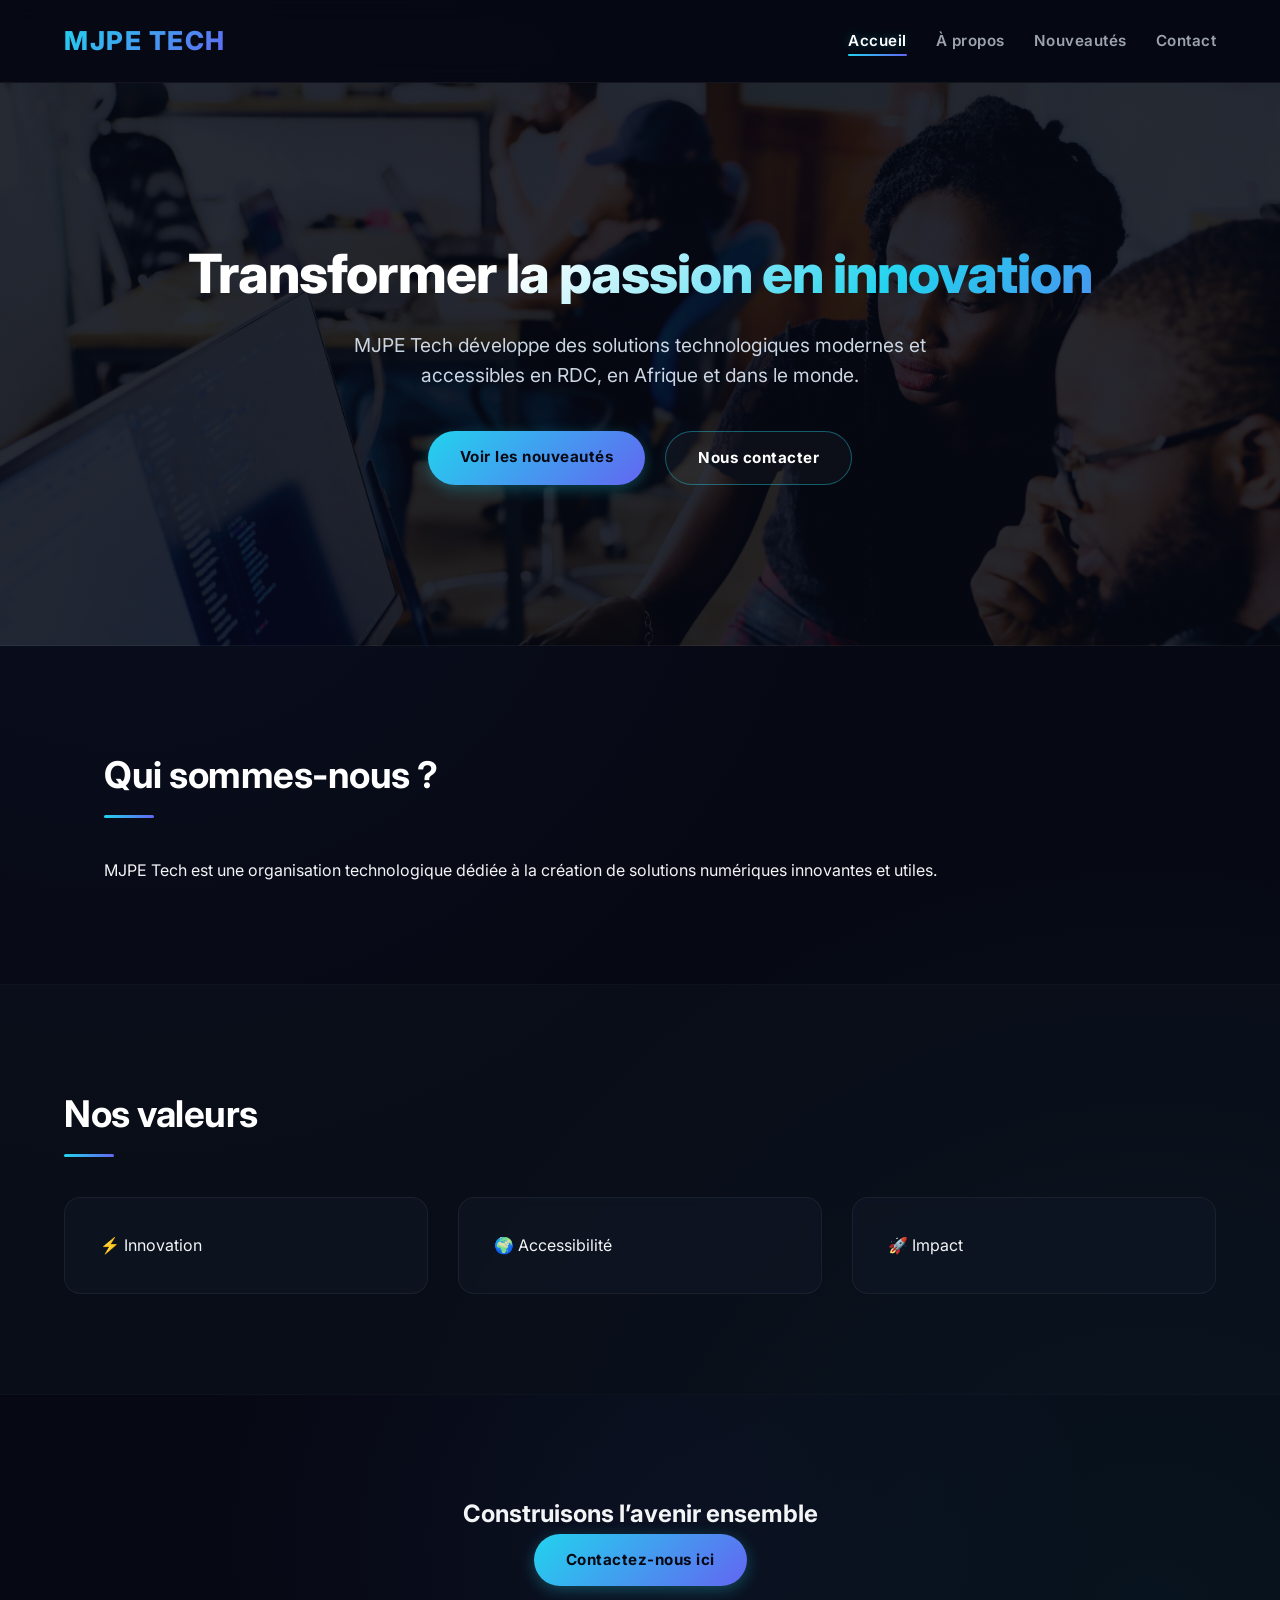
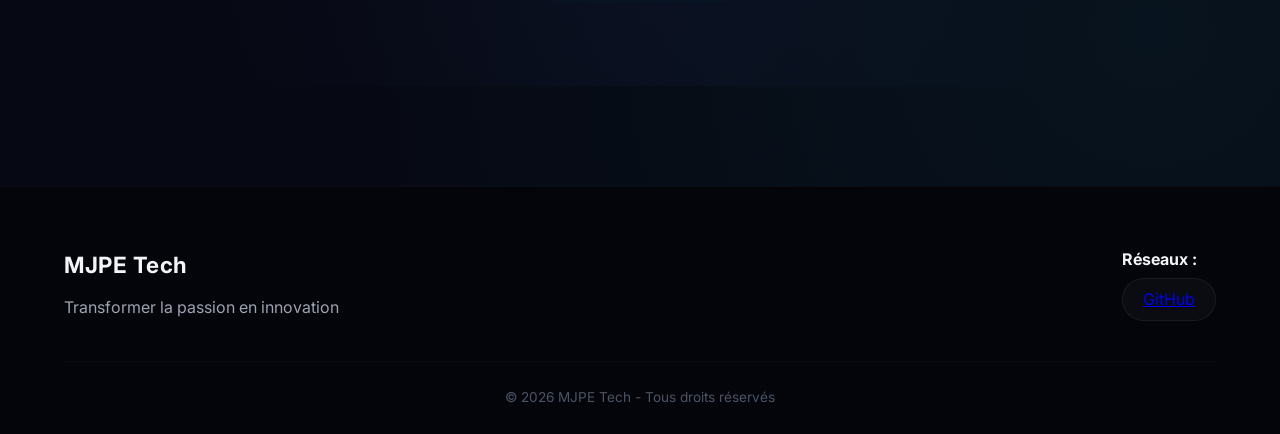
<file: index.html>
<!doctype html>
<html lang="fr">
  <head>
    <meta charset="UTF-8" />
    <meta name="viewport" content="width=device-width, initial-scale=1.0" />
    <title>MJPE Tech - Accueil</title>

    <link rel="stylesheet" href="assets/css/style.css" />

    <link rel="preconnect" href="https://fonts.googleapis.com" />
    <link rel="preconnect" href="https://fonts.gstatic.com" crossorigin />
    <link
      href="https://fonts.googleapis.com/css2?family=Inter:wght@300;400;600;700&display=swap"
      rel="stylesheet"
    />
  </head>

  <body>
    <header class="header">
      <div class="logo">MJPE Tech</div>

      <button class="menu-toggle" aria-label="Ouvrir le menu">
        <span class="bar"></span>
        <span class="bar"></span>
        <span class="bar"></span>
      </button>

      <nav class="nav">
        <a href="index.html" class="active">Accueil</a>
        <a href="about.html">À propos</a>
        <a href="news.html">Nouveautés</a>
        <a href="contact.html">Contact</a>
      </nav>
    </header>

    <section class="hero">
      <h1>Transformer la passion en innovation</h1>
      <p>
        MJPE Tech développe des solutions technologiques modernes et accessibles
        en RDC, en Afrique et dans le monde.
      </p>
      <div class="hero-buttons">
        <a href="news.html" class="btn primary">Voir les nouveautés</a>
        <a href="contact.html" class="btn secondary">Nous contacter</a>
      </div>
    </section>

    <section class="section">
      <h2>Qui sommes-nous ?</h2>
      <p>
        MJPE Tech est une organisation technologique dédiée à la création de
        solutions numériques innovantes et utiles.
      </p>
    </section>

    <section class="section values">
      <h2>Nos valeurs</h2>
      <div class="grid">
        <div class="card">⚡ Innovation</div>
        <div class="card">🌍 Accessibilité</div>
        <div class="card">🚀 Impact</div>
      </div>
    </section>

    <section class="cta">
      <h2>Construisons l’avenir ensemble</h2>
      <a href="contact.html" class="btn primary">Contactez-nous ici</a>
    </section>

    <footer class="footer">
      <div class="footer-content">
        <div class="footer-brand">
          <h3>MJPE Tech</h3>
          <p>Transformer la passion en innovation</p>
        </div>
        <div class="footer-socials">
          <p><strong>Réseaux :</strong></p>
          <a
            href="https://github.com/MJPE-ELIA"
            target="_blank"
            class="github-link"
            >GitHub</a
          >
        </div>
      </div>
      <p class="copyright">© 2026 MJPE Tech - Tous droits réservés</p>
    </footer>

    <script src="assets/js/main.js"></script>
  </body>
</html>
</file>
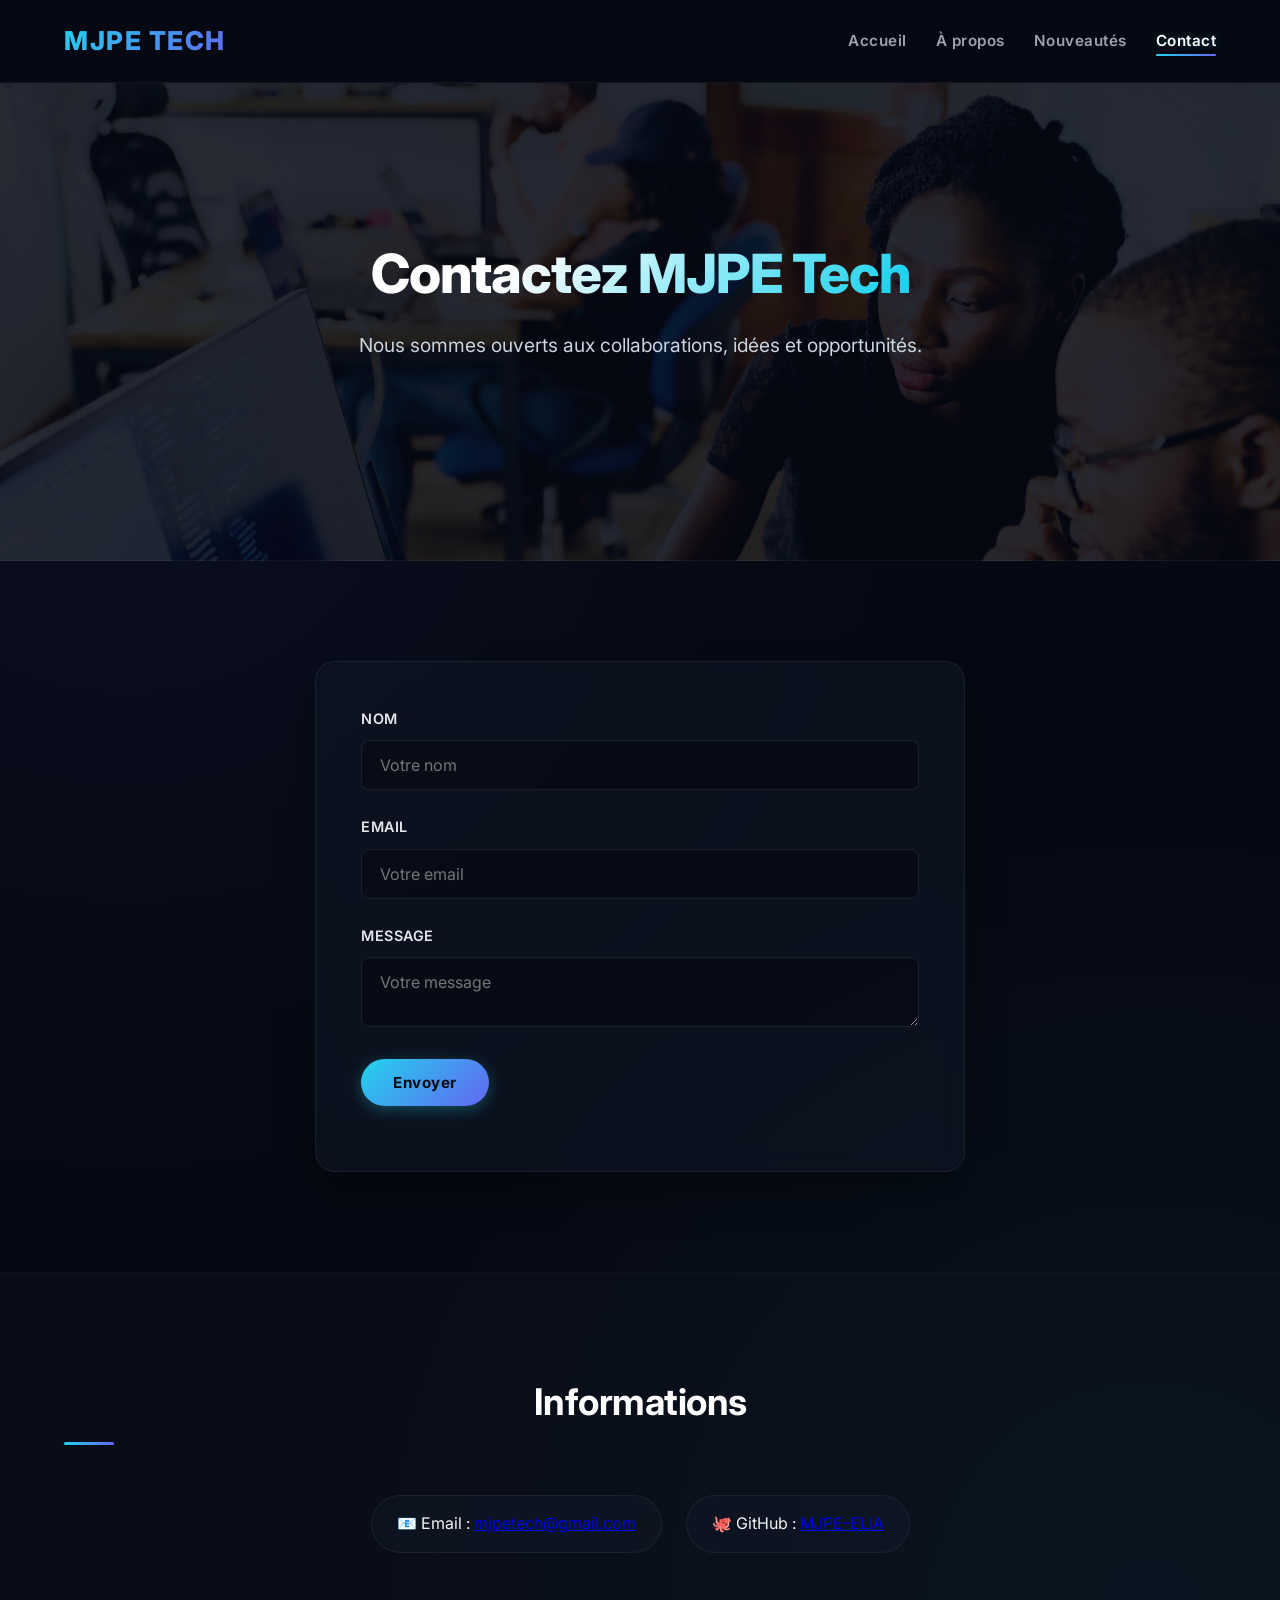
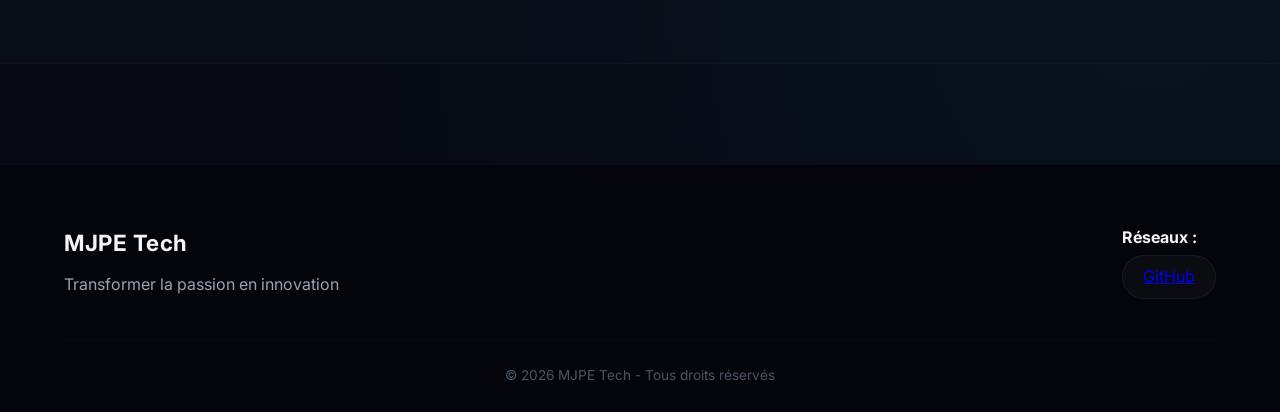
<file: contact.html>
<!doctype html>
<html lang="fr">
  <head>
    <meta charset="UTF-8" />
    <meta name="viewport" content="width=device-width, initial-scale=1.0" />
    <title>Contact - MJPE Tech</title>

    <link rel="stylesheet" href="assets/css/style.css" />

    <link rel="preconnect" href="https://fonts.googleapis.com" />
    <link rel="preconnect" href="https://fonts.gstatic.com" crossorigin />
    <link
      href="https://fonts.googleapis.com/css2?family=Inter:wght@300;400;600;700&display=swap"
      rel="stylesheet"
    />
  </head>

  <body>
    <header class="header">
      <div class="logo">MJPE Tech</div>

      <button class="menu-toggle" aria-label="Ouvrir le menu">
        <span class="bar"></span>
        <span class="bar"></span>
        <span class="bar"></span>
      </button>

      <nav class="nav">
        <a href="index.html">Accueil</a>
        <a href="about.html">À propos</a>
        <a href="news.html">Nouveautés</a>
        <a href="contact.html" class="active">Contact</a>
      </nav>
    </header>

    <section class="hero">
      <h1>Contactez MJPE Tech</h1>
      <p>Nous sommes ouverts aux collaborations, idées et opportunités.</p>
    </section>

    <section class="section">
      <div class="form-container">
        <form
          class="contact-form"
          action="https://formspree.io/f/xjgqygwq"
          method="POST"
        >
          <div class="form-group">
            <label for="name">Nom</label>
            <input
              type="text"
              id="name"
              name="name"
              placeholder="Votre nom"
              required
            />
          </div>

          <div class="form-group">
            <label for="email">Email</label>
            <input
              type="email"
              id="email"
              name="email"
              placeholder="Votre email"
              required
            />
          </div>

          <div class="form-group">
            <label for="message">Message</label>
            <textarea
              id="message"
              name="message"
              placeholder="Votre message"
              required
            ></textarea>
          </div>

          <button class="btn primary" type="submit">Envoyer</button>
        </form>
      </div>
    </section>

    <section class="section values contact-info">
      <h2>Informations</h2>
      <p>
        📧 Email :
        <a href="mailto:mjpetech@gmail.com" class="github-link"
          >mjpetech@gmail.com</a
        >
      </p>
      <p>
        🐙 GitHub :
        <a
          href="https://github.com/MJPE-ELIA"
          target="_blank"
          class="github-link"
          >MJPE-ELIA</a
        >
      </p>
    </section>

    <footer class="footer">
      <div class="footer-content">
        <div class="footer-brand">
          <h3>MJPE Tech</h3>
          <p>Transformer la passion en innovation</p>
        </div>
        <div class="footer-socials">
          <p><strong>Réseaux :</strong></p>
          <a
            href="https://github.com/MJPE-ELIA"
            target="_blank"
            class="github-link"
            >GitHub</a
          >
        </div>
      </div>
      <p class="copyright">© 2026 MJPE Tech - Tous droits réservés</p>
    </footer>

    <script src="assets/js/main.js"></script>
  </body>
</html>
</file>
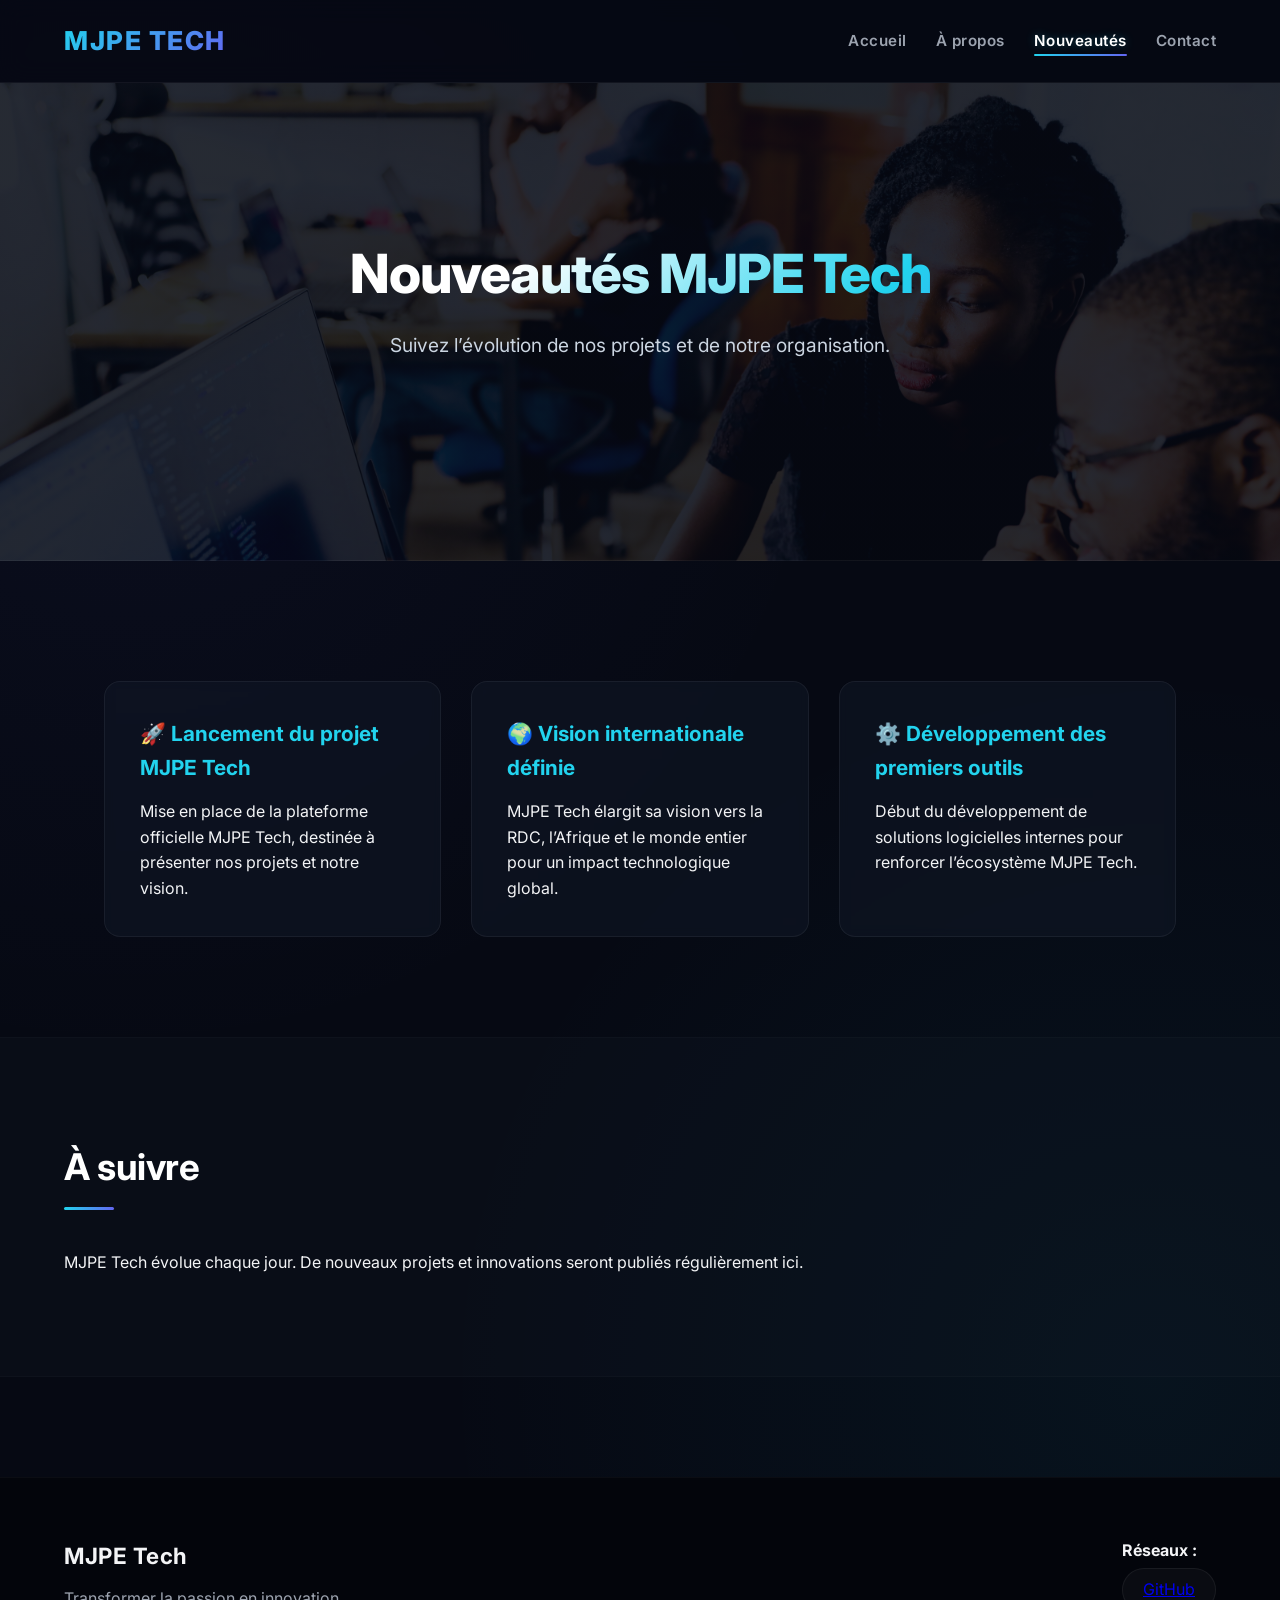
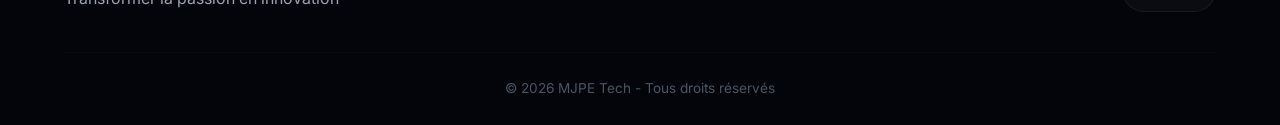
<file: news.html>
<!doctype html>
<html lang="fr">
  <head>
    <meta charset="UTF-8" />
    <meta name="viewport" content="width=device-width, initial-scale=1.0" />
    <title>Nouveautés - MJPE Tech</title>

    <link rel="stylesheet" href="assets/css/style.css" />

    <link rel="preconnect" href="https://fonts.googleapis.com" />
    <link rel="preconnect" href="https://fonts.gstatic.com" crossorigin />
    <link
      href="https://fonts.googleapis.com/css2?family=Inter:wght@300;400;600;700&display=swap"
      rel="stylesheet"
    />
  </head>

  <body>
    <header class="header">
      <div class="logo">MJPE Tech</div>

      <button class="menu-toggle" aria-label="Ouvrir le menu">
        <span class="bar"></span>
        <span class="bar"></span>
        <span class="bar"></span>
      </button>

      <nav class="nav">
        <a href="index.html">Accueil</a>
        <a href="about.html">À propos</a>
        <a href="news.html" class="active">Nouveautés</a>
        <a href="contact.html">Contact</a>
      </nav>
    </header>

    <section class="hero">
      <h1>Nouveautés MJPE Tech</h1>
      <p>Suivez l’évolution de nos projets et de notre organisation.</p>
    </section>

    <section class="section news-container">
      <div class="card news-card">
        <h3>🚀 Lancement du projet MJPE Tech</h3>
        <p>
          Mise en place de la plateforme officielle MJPE Tech, destinée à
          présenter nos projets et notre vision.
        </p>
      </div>

      <div class="card news-card">
        <h3>🌍 Vision internationale définie</h3>
        <p>
          MJPE Tech élargit sa vision vers la RDC, l’Afrique et le monde entier
          pour un impact technologique global.
        </p>
      </div>

      <div class="card news-card">
        <h3>⚙️ Développement des premiers outils</h3>
        <p>
          Début du développement de solutions logicielles internes pour
          renforcer l’écosystème MJPE Tech.
        </p>
      </div>
    </section>

    <section class="section values">
      <h2>À suivre</h2>
      <p>
        MJPE Tech évolue chaque jour. De nouveaux projets et innovations seront
        publiés régulièrement ici.
      </p>
    </section>

    <footer class="footer">
      <div class="footer-content">
        <div class="footer-brand">
          <h3>MJPE Tech</h3>
          <p>Transformer la passion en innovation</p>
        </div>
        <div class="footer-socials">
          <p><strong>Réseaux :</strong></p>
          <a
            href="https://github.com/MJPE-ELIA"
            target="_blank"
            class="github-link"
            >GitHub</a
          >
        </div>
      </div>
      <p class="copyright">© 2026 MJPE Tech - Tous droits réservés</p>
    </footer>

    <script src="assets/js/main.js"></script>
  </body>
</html>
</file>
<file: assets/css/style.css>
/* ==========================================================================
   1. VARIABLES DE COULEURS & DESIGN SYSTEM (Pour maintenir la cohérence)
   ========================================================================== */
:root {
  --bg-dark: #060913; /* Fond principal spatial ultra-sombre */
  --bg-card: rgba(
    17,
    24,
    39,
    0.55
  ); /* Fond de carte en verre semi-transparent */
  --primary: #22d3ee; /* Cyan électrique principal */
  --primary-glow: rgba(34, 211, 238, 0.3);
  --secondary: #6366f1; /* Violet/Indigo néon pour les dégradés */
  --secondary-glow: rgba(99, 102, 241, 0.2);
  --text-main: #f3f4f6; /* Texte principal clair */
  --text-muted: #9ca3af; /* Texte secondaire estompé */
  --border: rgba(
    255,
    255,
    255,
    0.06
  ); /* Bordure discrète pour l'effet miroir */
}

/* ==========================================================================
   2. BASE, DÉFILEMENT (SCROLLBAR) & ANIMATIONS GLOBALES
   ========================================================================== */
html {
  scroll-behavior: smooth;
}

* {
  margin: 0;
  padding: 0;
  box-sizing: border-box;
  font-family: "Inter", sans-serif;
}

body {
  background: var(--bg-dark);
  color: var(--text-main);
  line-height: 1.6;
  -webkit-font-smoothing: antialiased;
  -moz-osx-font-smoothing: grayscale;
  overflow-x: hidden;
  /* Petits halos de lumière discrets en arrière-plan global */
  background-image:
    radial-gradient(
      circle at 10% 20%,
      rgba(99, 102, 241, 0.05) 0%,
      transparent 40%
    ),
    radial-gradient(
      circle at 90% 80%,
      rgba(34, 211, 238, 0.05) 0%,
      transparent 40%
    );
}
/* PERSONNALISATION TRÈS STYLÉE DE LA BARRE DE DÉFILEMENT (Scrollbar) */
::-webkit-scrollbar {
  width: 10px; /* Largeur de la barre verticale */
}

::-webkit-scrollbar-track {
  background: var(--bg-dark); /* Couleur du fond de la barre */
}

::-webkit-scrollbar-thumb {
  background: linear-gradient(
    180deg,
    var(--primary),
    var(--secondary)
  ); /* Dégradé néon */
  border-radius: 10px;
  border: 2px solid var(--bg-dark); /* Crée un petit espace esthétique */
}

::-webkit-scrollbar-thumb:hover {
  background: linear-gradient(
    180deg,
    var(--secondary),
    var(--primary)
  ); /* Inverse au survol */
}

/* Animation clé pour l'effet de brillance ambiante */
@keyframes pulseGlow {
  0% {
    box-shadow: 0 0 15px rgba(34, 211, 238, 0.2);
  }
  50% {
    box-shadow: 0 0 25px rgba(34, 211, 238, 0.4);
  }
  100% {
    box-shadow: 0 0 15px rgba(34, 211, 238, 0.2);
  }
}

/* ==========================================================================
   3. HEADER / NAVIGATION (EFFET GLASSMORPHISM HAUT DE GAMME)
   ========================================================================== */
.header {
  display: flex;
  justify-content: space-between;
  align-items: center;
  padding: 20px 5%;
  background: rgba(
    6,
    9,
    19,
    0.75
  ); /* Transparence pour voir le contenu défiler dessous */
  position: sticky;
  top: 0;
  z-index: 1000;
  backdrop-filter: blur(12px); /* Flou de verre poli hyper stylé */
  -webkit-backdrop-filter: blur(12px);
  border-bottom: 1px solid rgba(255, 255, 255, 0.05);
}

.logo {
  font-weight: 800;
  font-size: 26px;
  /* Gradient text : Le logo brille en dégradé */
  background: linear-gradient(135deg, var(--primary), var(--secondary));
  -webkit-background-clip: text;
  background-clip: text; /* Propriété standard ajoutée */
  -webkit-text-fill-color: transparent;
  text-transform: uppercase;
  letter-spacing: 1.5px;
  transition: transform 0.3s ease;
}

.logo:hover {
  transform: scale(1.03); /* Effet discret de pop au survol */
}

.nav a {
  margin-left: 25px;
  text-decoration: none;
  color: var(--text-muted);
  position: relative;
  transition:
    color 0.3s ease,
    transform 0.3s ease;
  font-weight: 600;
  font-size: 0.95rem;
  letter-spacing: 0.5px;
}

/* Animation sophistiquée du soulignement de lien */
.nav a::after {
  content: "";
  position: absolute;
  left: 50%;
  bottom: -6px;
  width: 0%;
  height: 2px;
  background: linear-gradient(90deg, var(--primary), var(--secondary));
  transition:
    width 0.3s ease,
    left 0.3s ease;
  border-radius: 2px;
}

.nav a:hover::after,
.nav a.active::after {
  width: 100%;
  left: 0; /* Se déploie du milieu vers les côtés au survol */
}

.nav a:hover,
.nav a.active {
  color: white;
  text-shadow: 0 0 10px rgba(34, 211, 238, 0.3);
}
/* BOUTON BURGER (MOBILE) */
.menu-toggle {
  display: none;
  flex-direction: column;
  justify-content: space-between;
  width: 28px;
  height: 20px;
  background: transparent;
  border: none;
  cursor: pointer;
  z-index: 1100;
}

.menu-toggle .bar {
  height: 2.5px;
  width: 100%;
  background: linear-gradient(90deg, var(--primary), var(--secondary));
  border-radius: 10px;
  transition: all 0.3s cubic-bezier(0.4, 0, 0.2, 1);
}

/* ==========================================================================
   4. HERO SECTION (TEXTE GRADIENT FUTURISTE)
   ========================================================================== */
.hero {
  text-align: center;
  /* On agrandit un peu l'espace intérieur pour bien voir l'image et l'équipe */
  padding: 160px 20px;

  /* APPLICATION DE L'IMAGE UNIQUEMENT ICI AVEC L'EFFET SOMBRE */
  background-image:
    linear-gradient(rgba(6, 9, 19, 0.85), rgba(6, 9, 19, 0.85)),
    url("../images/bg-tech.jpg");

  /* L'image reste fixe lors du défilement pour un effet parallaxe super classe */
  background-attachment: fixed;
  background-position: center center;
  background-size: cover;
  background-repeat: no-repeat;

  /* Une petite bordure lumineuse fine en bas pour séparer proprement de la suite */
  border-bottom: 1px solid rgba(255, 255, 255, 0.05);
}

.hero h1 {
  font-size: 54px;
  font-weight: 800;
  color: white;
  margin-bottom: 25px;
  line-height: 1.15;
  letter-spacing: -1px;
  /* Effet de texte en dégradé géant */
  background: linear-gradient(
    135deg,
    #ffffff 40%,
    var(--primary) 70%,
    var(--secondary) 100%
  );
  -webkit-background-clip: text;
  background-clip: text; /* Propriété standard ajoutée */
  -webkit-text-fill-color: transparent;
}

.hero p {
  max-width: 680px;
  margin: 0 auto 40px auto;
  color: #cbd5e1;
  font-size: 1.2rem;
  font-weight: 400;
}

.hero-buttons {
  display: flex;
  justify-content: center;
  gap: 20px;
  flex-wrap: wrap;
}

/* ==========================================================================
   5. BOUTONS DESIGN ULTRA-STYLÉS
   ========================================================================== */
.btn {
  display: inline-block;
  padding: 14px 32px;
  font-weight: 700;
  text-decoration: none;
  border-radius: 50px; /* Bords parfaitement arrondis cyber */
  transition: all 0.4s cubic-bezier(0.4, 0, 0.2, 1);
  font-size: 0.95rem;
  letter-spacing: 0.5px;
  border: none;
  cursor: pointer;
  position: relative;
}

/* Bouton Cyan Lumineux */
.btn.primary {
  background: linear-gradient(135deg, var(--primary), var(--secondary));
  color: #060913;
  box-shadow: 0 4px 15px rgba(34, 211, 238, 0.3);
}

.btn.primary:hover {
  transform: translateY(-3px) scale(1.02);
  /* Augmente la lueur magique au survol */
  box-shadow:
    0 8px 25px rgba(34, 211, 238, 0.5),
    0 0 10px rgba(99, 102, 241, 0.4);
}

/* Bouton Transparent à Contour Lumineux */
.btn.secondary {
  background: rgba(255, 255, 255, 0.03);
  color: white;
  border: 1.5px solid rgba(34, 211, 238, 0.4);
}

.btn.secondary:hover {
  transform: translateY(-3px) scale(1.02);
  background: rgba(34, 211, 238, 0.08);
  border-color: var(--primary);
  box-shadow: 0 0 20px rgba(34, 211, 238, 0.2);
}

/* ==========================================================================
   6. SECTIONS ET CARTES EN VERRE (GLASS-CARDS)
   ========================================================================== */
.section {
  padding: 100px 5%;
  max-width: 1200px;
  margin: 0 auto;
}

.section h2 {
  font-size: 2.3rem;
  font-weight: 700;
  color: white;
  margin-bottom: 40px;
  letter-spacing: -0.5px;
}

/* Décoration sous les titres H2 pour faire pro */
.section h2::after {
  content: "";
  display: block;
  width: 50px;
  height: 3px;
  background: linear-gradient(90deg, var(--primary), var(--secondary));
  margin-top: 10px;
  border-radius: 10px;
}

.values {
  background: rgba(17, 24, 39, 0.25);
  max-width: 100%;
  border-top: 1px solid rgba(255, 255, 255, 0.02);
  border-bottom: 1px solid rgba(255, 255, 255, 0.02);
}

/* GRILLE ET COMPOSANT CARTE DE FUTUR */
.grid,
.news-container {
  display: grid;
  grid-template-columns: repeat(3, 1fr);
  gap: 30px;
  margin-top: 20px;
}

.news-container {
  grid-template-columns: repeat(auto-fit, minmax(320px, 1fr));
}

.card {
  background: var(--bg-card);
  padding: 35px;
  border-radius: 16px;
  border: 1px solid var(--border);
  backdrop-filter: blur(5px);
  -webkit-backdrop-filter: blur(5px);
  transition: all 0.4s cubic-bezier(0.165, 0.84, 0.44, 1);
  position: relative;
  overflow: hidden;
}

/* Effet de lueur interne subtile au survol d'une carte */
.card::before {
  content: "";
  position: absolute;
  top: 0;
  left: 0;
  width: 100%;
  height: 100%;
  background: linear-gradient(
    135deg,
    rgba(34, 211, 238, 0.05),
    rgba(99, 102, 241, 0.05)
  );
  opacity: 0;
  transition: opacity 0.4s ease;
}

/* HOVER DES CARTES : S'élèvent, s'illuminent et la bordure devient cyber */
.card:hover {
  transform: translateY(-8px);
  border-color: rgba(34, 211, 238, 0.3);
  box-shadow:
    0 15px 30px rgba(0, 0, 0, 0.4),
    0 0 15px rgba(34, 211, 238, 0.1);
}

.card:hover::before {
  opacity: 1;
}

.news-card h3 {
  color: var(--primary);
  margin-bottom: 15px;
  font-size: 1.3rem;
}

/* Section CTA d'action finale */
.cta {
  text-align: center;
  padding: 100px 20px;
  background: radial-gradient(
    circle,
    rgba(99, 102, 241, 0.05) 0%,
    transparent 70%
  );
}

.cta h2::after {
  margin: 10px auto 0 auto; /* Centre la ligne décorative sous le H2 */
}

/* ==========================================================================
   7. INTERFACES SPÉCIFIQUES (ABOUT, FORMULAIRE CYBERPUNK)
   ========================================================================== */
/* Page À Propos */
.about-founder {
  display: flex;
  align-items: center;
  gap: 50px;
  margin-bottom: 50px;
}

.profile-pic {
  width: 190px;
  height: 190px;
  border-radius: 50%;
  object-fit: cover;
  border: 3px solid rgba(34, 211, 238, 0.3);
  box-shadow: 0 0 20px rgba(34, 211, 238, 0.1);
  transition: all 0.4s ease;
}

/* La photo s'illumine et tourne légèrement au survol */
.profile-pic:hover {
  border-color: var(--primary);
  transform: scale(1.04) rotate(2deg);
  box-shadow: 0 0 30px rgba(34, 211, 238, 0.3);
}

.temoignage {
  background: rgba(255, 255, 255, 0.02);
  border: 1px solid var(--border);
  padding: 35px;
  border-left: 4px solid var(--primary);
  border-radius: 4px 16px 16px 4px;
}

/* Page Contact : Formulaire en verre poli */
.form-container {
  max-width: 650px;
  margin: 0 auto;
  background: var(--bg-card);
  padding: 45px;
  border-radius: 20px;
  border: 1px solid var(--border);
  backdrop-filter: blur(10px);
  -webkit-backdrop-filter: blur(10px);
  box-shadow: 0 20px 40px rgba(0, 0, 0, 0.3);
}

.form-group {
  margin-bottom: 25px;
}

.form-group label {
  display: block;
  margin-bottom: 10px;
  color: #e5e7eb;
  font-weight: 600;
  font-size: 0.9rem;
  letter-spacing: 0.5px;
  text-transform: uppercase;
}

.form-group input,
.form-group textarea {
  width: 100%;
  padding: 14px 18px;
  background: rgba(6, 9, 19, 0.6);
  border: 1px solid rgba(255, 255, 255, 0.08);
  border-radius: 8px;
  color: white;
  font-size: 1rem;
  transition: all 0.3s ease;
}

/* HOVER & FOCUS DES CHAMPS : Deviennent luminescents */
.form-group input:hover,
.form-group textarea:hover {
  border-color: rgba(34, 211, 238, 0.3);
}

.form-group input:focus,
.form-group textarea:focus {
  outline: none;
  border-color: var(--primary);
  background: rgba(6, 9, 19, 0.9);
  box-shadow: 0 0 15px rgba(34, 211, 238, 0.15);
}

/* Contact Info Direct */
.contact-info {
  text-align: center;
}

.contact-info p {
  background: var(--bg-card);
  display: inline-block;
  padding: 15px 25px;
  border-radius: 30px;
  border: 1px solid var(--border);
  margin: 10px;
}

/* ==========================================================================
   8. FOOTER SOMBRE ET HARMONIEUX
   ========================================================================== */
.footer {
  background: #03050b;
  padding: 60px 5% 25px 5%;
  border-top: 1px solid rgba(255, 255, 255, 0.03);
  margin-top: 100px;
}

.footer-content {
  display: flex;
  justify-content: space-between;
  align-items: flex-start;
  flex-wrap: wrap;
  gap: 40px;
  max-width: 1200px;
  margin: 0 auto 40px auto;
}

.footer-brand h3 {
  font-size: 1.4rem;
  margin-bottom: 12px;
  letter-spacing: 0.5px;
}

.footer-brand p {
  color: var(--text-muted);
}

.footer-socials .github-link {
  display: inline-block;
  margin-top: 5px;
  padding: 8px 20px;
  background: rgba(255, 255, 255, 0.03);
  border: 1px solid var(--border);
  border-radius: 30px;
  transition: all 0.3s ease;
}

.footer-socials .github-link:hover {
  background: rgba(34, 211, 238, 0.1);
  border-color: var(--primary);
  text-decoration: none;
  box-shadow: 0 0 10px rgba(34, 211, 238, 0.2);
}

.copyright {
  text-align: center;
  color: #4b5563;
  font-size: 0.85rem;
  border-top: 1px solid rgba(255, 255, 255, 0.02);
  padding-top: 25px;
}

/* ==========================================================================
   9. MEDIA QUERIES (ADAPTATION RESPONSIVE PARFAITE)
   ========================================================================== */

/* Écrans Tablettes (max-width: 992px) */
@media screen and (max-width: 992px) {
  .grid {
    grid-template-columns: repeat(2, 1fr); /* Passe à 2 colonnes */
  }
  .hero h1 {
    font-size: 42px;
  }
}

/* Écrans Intermédiaires (max-width: 768px) */
@media screen and (max-width: 768px) {
  .about-founder {
    flex-direction: column;
    text-align: center;
    gap: 30px;
  }
  .section {
    padding: 70px 5%;
  }
}

/* Smartphones (max-width: 576px) */
@media screen and (max-width: 576px) {
  .menu-toggle {
    display: flex; /* Affiche l'icône burger */
  }

  /* Configuration du tiroir de menu coulissant mobile */
  .nav {
    position: fixed;
    top: 74px;
    right: -100%; /* Totalement masqué à droite */
    width: 85%;
    height: calc(100vh - 74px);
    background: rgba(6, 9, 19, 0.96);
    backdrop-filter: blur(20px);
    -webkit-backdrop-filter: blur(20px);
    flex-direction: column;
    align-items: center;
    padding: 60px 0;
    gap: 35px;
    transition: right 0.4s cubic-bezier(0.4, 0, 0.2, 1);
    border-left: 1px solid rgba(255, 255, 255, 0.05);
    display: flex;
  }

  .nav.open {
    right: 0; /* Entre sur l'écran lors du clic */
  }

  .nav a {
    margin-left: 0;
    font-size: 1.2rem;
  }

  /* ANIMATION EN CROIX DU BURGER (MENU OPEN) */
  .menu-toggle.open .bar:nth-child(1) {
    transform: translateY(8px) rotate(45deg);
  }
  .menu-toggle.open .bar:nth-child(2) {
    opacity: 0;
  }
  .menu-toggle.open .bar:nth-child(3) {
    transform: translateY(-9px) rotate(-45deg);
  }

  /* SUPPRESSION COMPLET DES GRILLES SUR SMALL MOBILE */
  .grid,
  .news-container {
    grid-template-columns: 1fr; /* 1 carte par ligne */
    gap: 20px;
  }

  .hero {
    padding: 90px 15px;
  }

  .hero h1 {
    font-size: 30px;
  }

  .form-container {
    padding: 30px 20px; /* Réduction des paddings pour gagner de l'espace */
  }

  .footer-content {
    flex-direction: column;
    text-align: center;
    align-items: center;
  }
}
</file>
